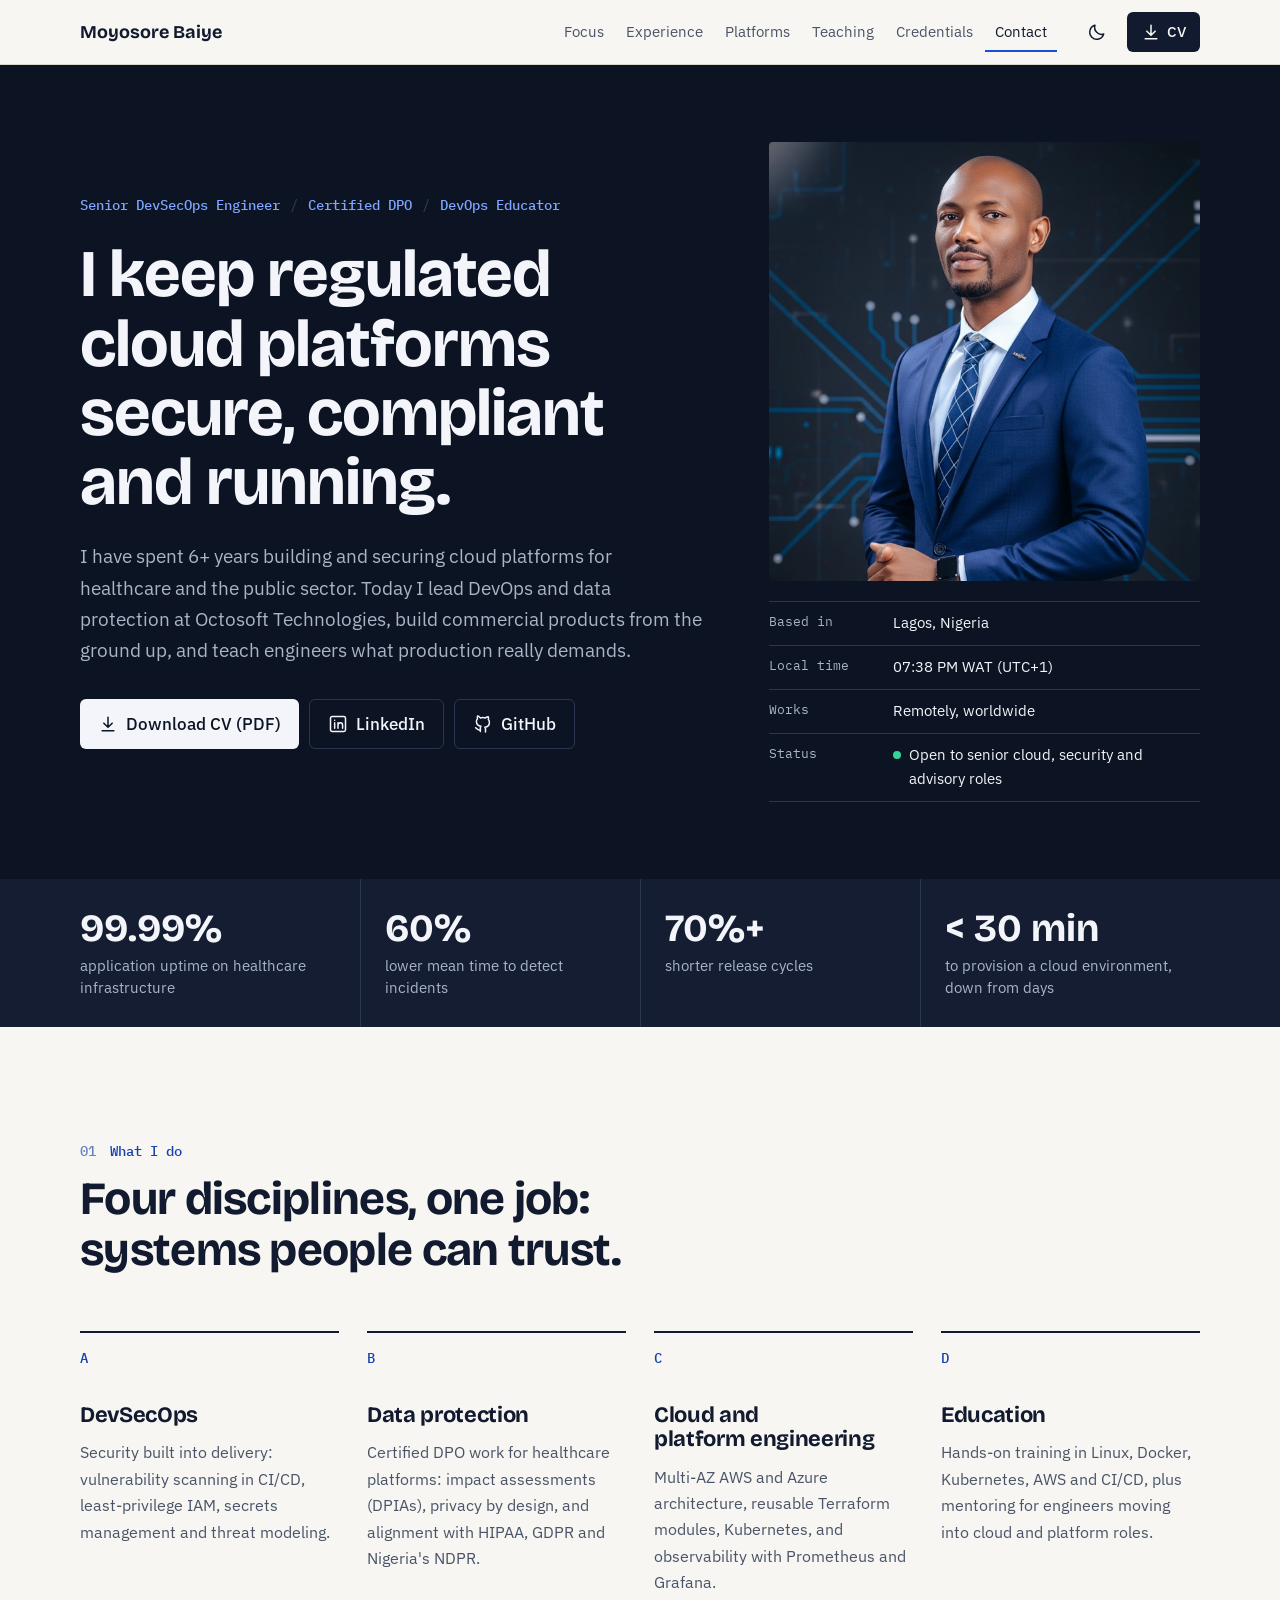
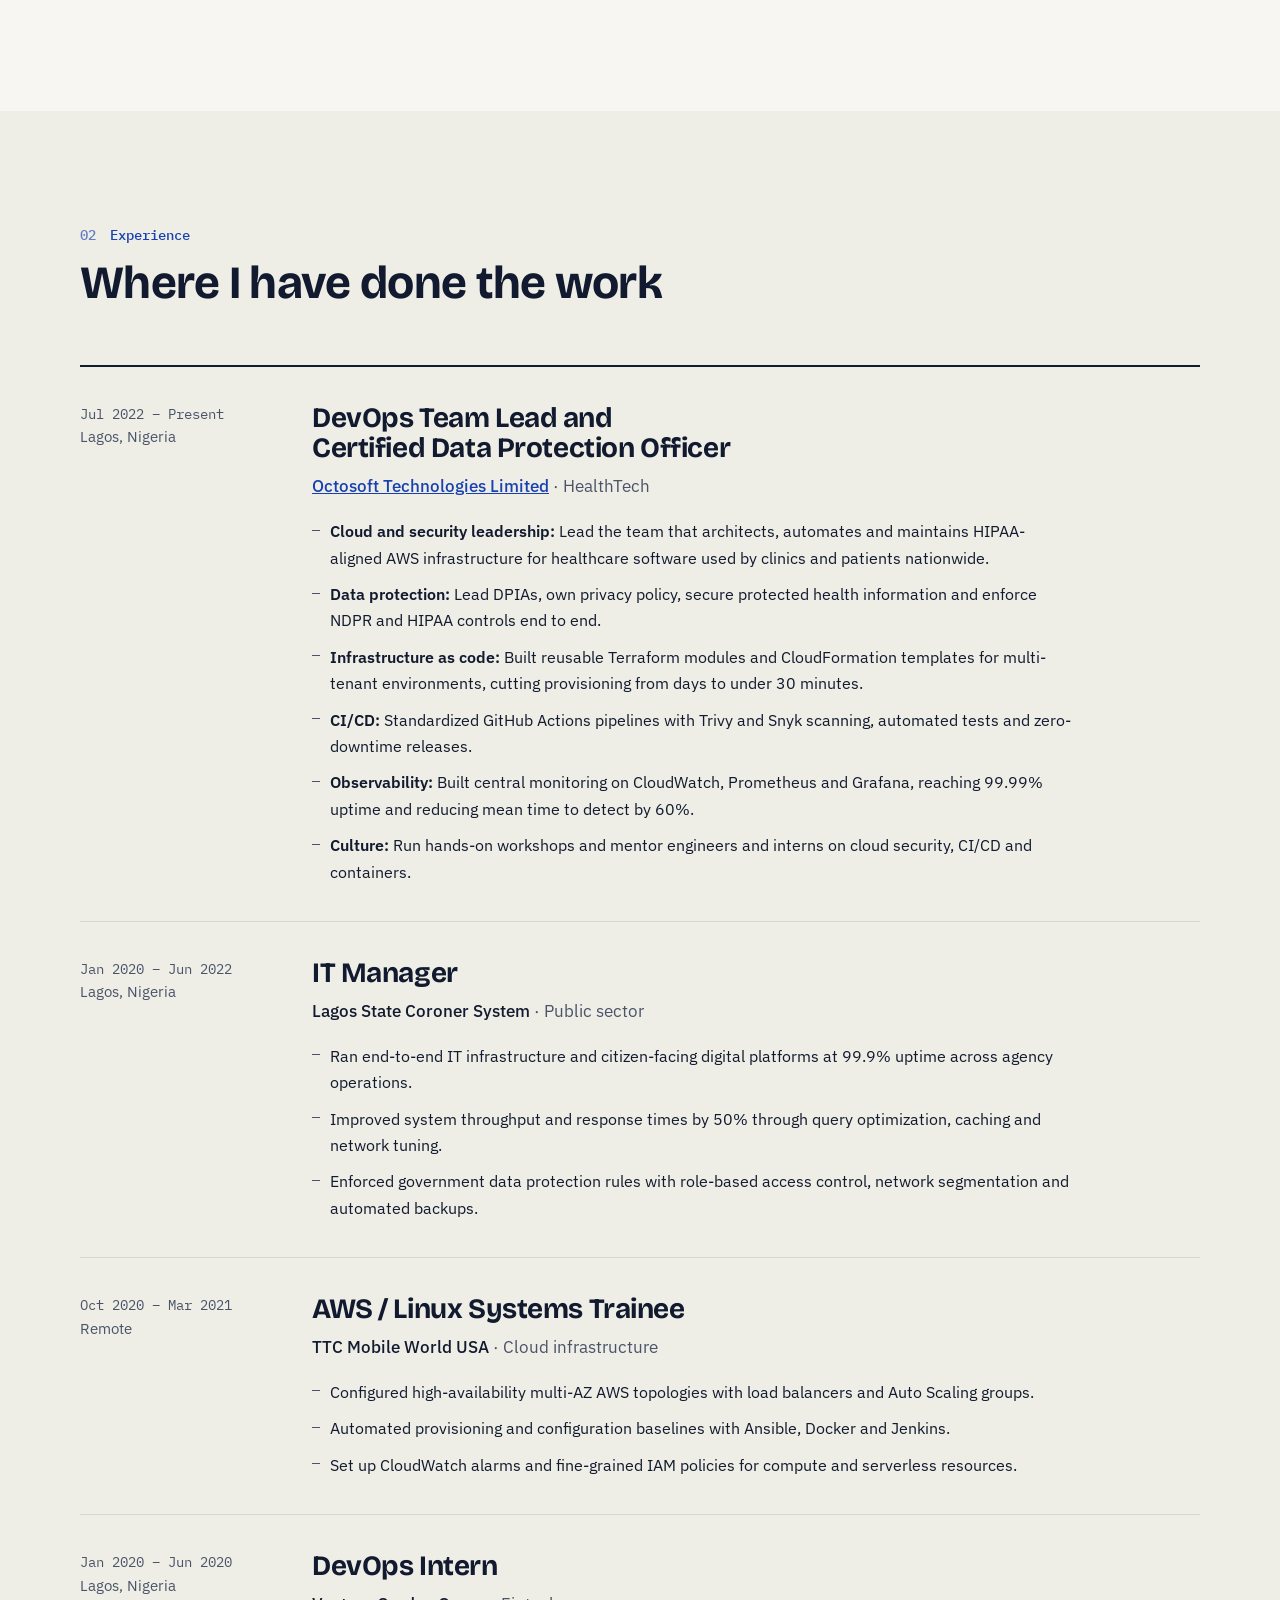
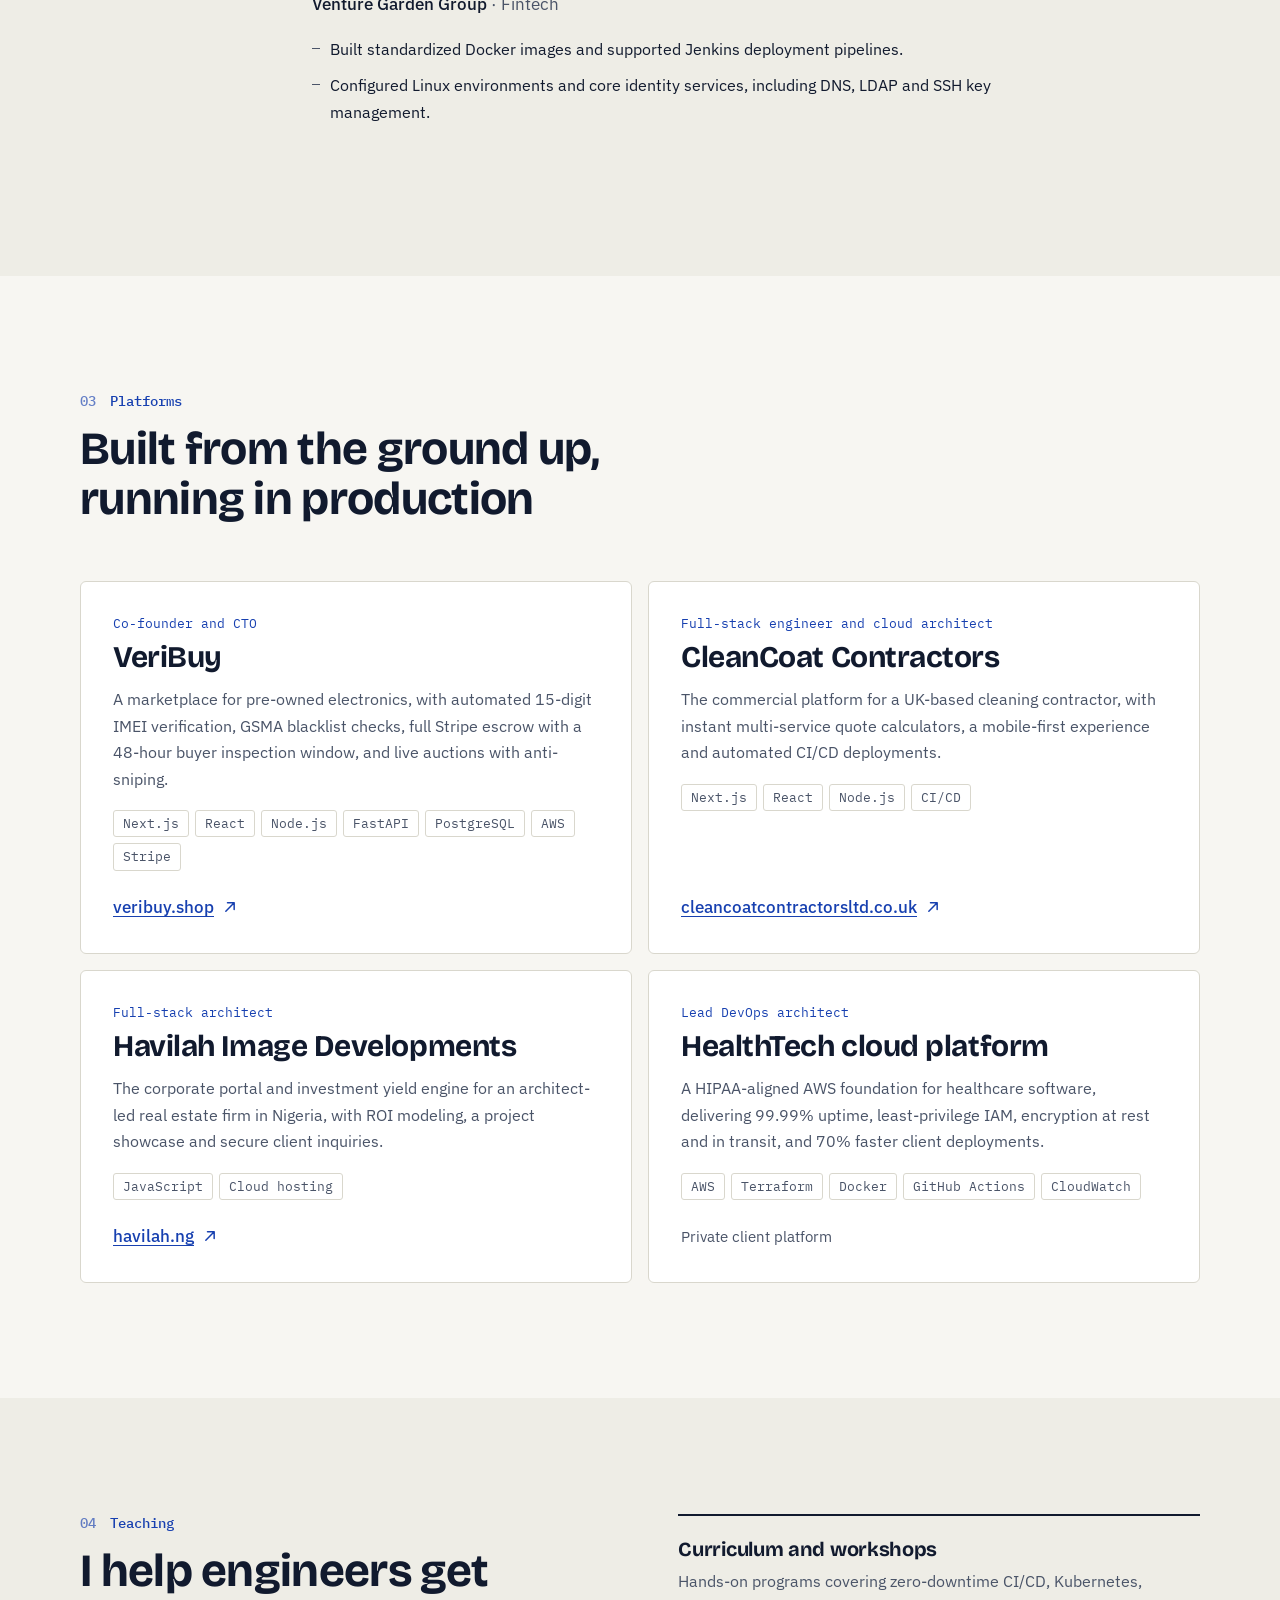
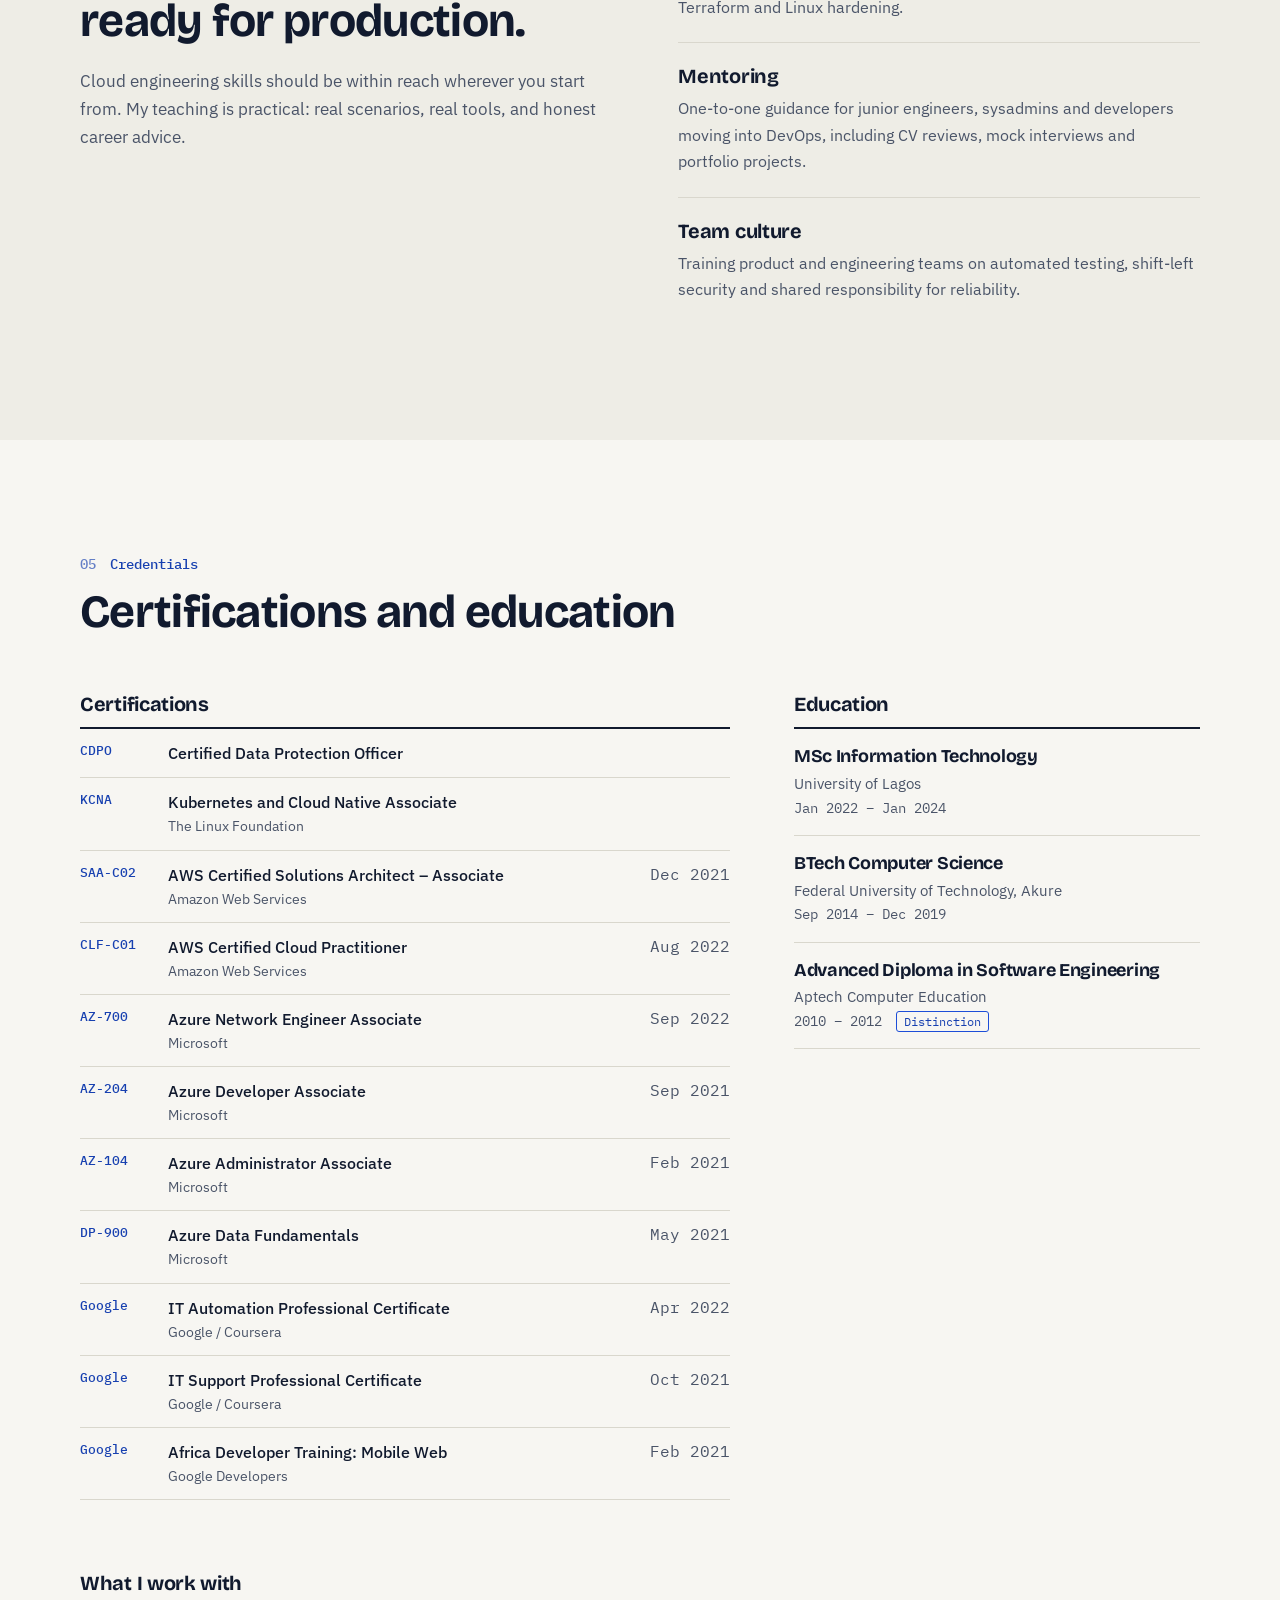
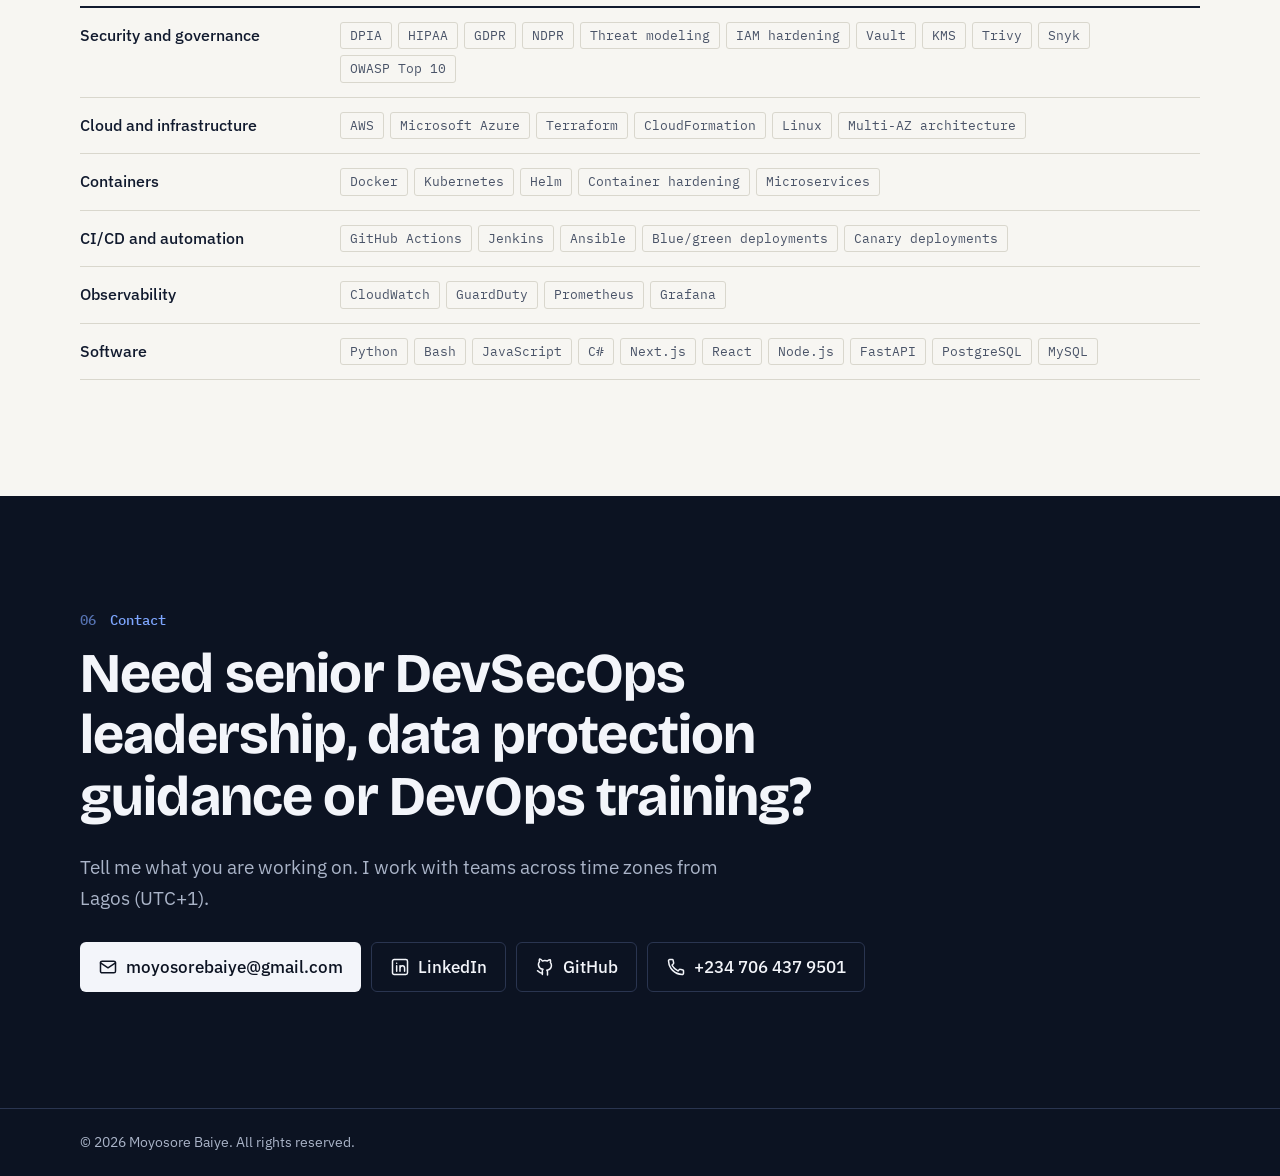
<file: index.html>
<!DOCTYPE html>
<!-- Generated by _src/build.py. Edit _src/content.json, not this file. -->
<html lang="en">
<head>
  <meta charset="UTF-8">
  <meta name="viewport" content="width=device-width, initial-scale=1">
  <title>Moyosore Baiye | Senior DevSecOps Engineer, Certified DPO and DevOps Educator</title>
  <meta name="description" content="Moyosore Baiye is a Senior DevSecOps Engineer, Certified Data Protection Officer and DevOps educator based in Lagos, Nigeria, working remotely worldwide on AWS, Kubernetes, Terraform and HIPAA, GDPR and NDPR compliance.">
  <link rel="canonical" href="https://mbaiye.github.io/moyosore.baiye/">
  <meta property="og:type" content="profile">
  <meta property="og:title" content="Moyosore Baiye | Senior DevSecOps Engineer, Certified DPO and DevOps Educator">
  <meta property="og:description" content="Moyosore Baiye is a Senior DevSecOps Engineer, Certified Data Protection Officer and DevOps educator based in Lagos, Nigeria, working remotely worldwide on AWS, Kubernetes, Terraform and HIPAA, GDPR and NDPR compliance.">
  <meta property="og:url" content="https://mbaiye.github.io/moyosore.baiye/">
  <meta property="og:image" content="https://mbaiye.github.io/moyosore.baiye/assets/images/moyosore-baiye.jpg">
  <meta name="twitter:card" content="summary">
  <meta name="color-scheme" content="light dark">
  <link rel="icon" href="favicon.ico" sizes="any">
  <link rel="icon" type="image/png" sizes="32x32" href="assets/images/favicon-32x32.png">
  <link rel="apple-touch-icon" href="assets/images/android-chrome-192x192.png">
  <link rel="preconnect" href="https://fonts.googleapis.com">
  <link rel="preconnect" href="https://fonts.gstatic.com" crossorigin>
  <link href="https://fonts.googleapis.com/css2?family=Bricolage+Grotesque:opsz,wght@12..96,500;12..96,700&family=IBM+Plex+Mono:wght@400;500&family=IBM+Plex+Sans:wght@400;500;600&display=swap" rel="stylesheet">
  <link rel="stylesheet" href="assets/css/style.css">
  <script>try{var s=localStorage.getItem('theme');if(s)document.documentElement.dataset.theme=s}catch(e){}</script>
  <script type="application/ld+json">{"@context": "https://schema.org", "@type": "Person", "name": "Moyosore Baiye", "url": "https://mbaiye.github.io/moyosore.baiye/", "image": "https://mbaiye.github.io/moyosore.baiye/assets/images/moyosore-baiye.jpg", "email": "mailto:moyosorebaiye@gmail.com", "jobTitle": "Senior DevSecOps Engineer", "description": "Moyosore Baiye is a Senior DevSecOps Engineer, Certified Data Protection Officer and DevOps educator based in Lagos, Nigeria, working remotely worldwide on AWS, Kubernetes, Terraform and HIPAA, GDPR and NDPR compliance.", "worksFor": {"@type": "Organization", "name": "Octosoft Technologies Limited", "url": "https://www.octosoft.ai"}, "alumniOf": [{"@type": "CollegeOrUniversity", "name": "University of Lagos"}, {"@type": "CollegeOrUniversity", "name": "Federal University of Technology, Akure"}], "address": {"@type": "PostalAddress", "addressLocality": "Lagos", "addressCountry": "NG"}, "sameAs": ["https://www.linkedin.com/in/moyobaiye", "https://github.com/mbaiye"]}</script>
</head>
<body>
  <a class="skip" href="#main">Skip to content</a>
  <header class="topbar">
    <div class="wrap topbar-inner">
      <a class="brand" href="#top">Moyosore Baiye</a>
      <nav class="nav" id="nav" aria-label="Menu"><ul><li><a href="#focus">Focus</a></li><li><a href="#experience">Experience</a></li><li><a href="#platforms">Platforms</a></li><li><a href="#teaching">Teaching</a></li><li><a href="#credentials">Credentials</a></li><li><a href="#contact">Contact</a></li></ul></nav>
      <div class="tools">
        <button class="icon-btn" type="button" data-theme-toggle aria-label="Switch between light and dark theme" title="Switch between light and dark theme"><svg class="icon" viewBox="0 0 24 24" width="20" height="20" fill="none" stroke="currentColor" stroke-width="1.8" stroke-linecap="round" stroke-linejoin="round" aria-hidden="true"><path d="M20 14.500A8.500 8.500 0 0 1 9.500 4 8.500 8.500 0 1 0 20 14.500z"/></svg></button>
        <a class="btn-cv" href="assets/Moyosore_Baiye_DevSecOps_DPO_CV.pdf" download aria-label="Download CV (PDF)"><svg class="icon" viewBox="0 0 24 24" width="20" height="20" fill="none" stroke="currentColor" stroke-width="1.8" stroke-linecap="round" stroke-linejoin="round" aria-hidden="true"><path d="M12 4v11M7 11l5 5 5-5M5 20h14"/></svg><span>CV</span></a>
        <button class="icon-btn menu-btn" type="button" data-menu-toggle aria-expanded="false" aria-controls="nav" aria-label="Menu"><svg class="icon" viewBox="0 0 24 24" width="20" height="20" fill="none" stroke="currentColor" stroke-width="1.8" stroke-linecap="round" stroke-linejoin="round" aria-hidden="true"><path d="M4 7h16M4 12h16M4 17h16"/></svg></button>
      </div>
    </div>
  </header>
  <main id="main">
    <section class="hero" id="top">
      <div class="wrap hero-grid">
        <div class="hero-copy">
          <ul class="roles"><li>Senior DevSecOps Engineer</li><li>Certified DPO</li><li>DevOps Educator</li></ul>
          <h1>I keep regulated cloud platforms secure, compliant and running.</h1>
          <p class="lead">I have spent 6+ years building and securing cloud platforms for healthcare and the public sector. Today I lead DevOps and data protection at Octosoft Technologies, build commercial products from the ground up, and teach engineers what production really demands.</p>
          <div class="actions">
            <a class="btn btn-primary" href="assets/Moyosore_Baiye_DevSecOps_DPO_CV.pdf" download><svg class="icon" viewBox="0 0 24 24" width="20" height="20" fill="none" stroke="currentColor" stroke-width="1.8" stroke-linecap="round" stroke-linejoin="round" aria-hidden="true"><path d="M12 4v11M7 11l5 5 5-5M5 20h14"/></svg><span>Download CV (PDF)</span></a>
            <a class="btn btn-ghost" href="https://www.linkedin.com/in/moyobaiye" rel="noopener"><svg class="icon" viewBox="0 0 24 24" width="20" height="20" fill="none" stroke="currentColor" stroke-width="1.8" stroke-linecap="round" stroke-linejoin="round" aria-hidden="true"><rect x="3" y="3" width="18" height="18" rx="2"/><path d="M8 10.500V17M8 7.500v.01M12 17v-6.500M12 13.500c0-1.700 1.300-3 3-3s2.500 1.200 2.500 3V17"/></svg><span>LinkedIn</span></a>
            <a class="btn btn-ghost" href="https://github.com/mbaiye" rel="noopener"><svg class="icon" viewBox="0 0 24 24" width="20" height="20" fill="none" stroke="currentColor" stroke-width="1.8" stroke-linecap="round" stroke-linejoin="round" aria-hidden="true"><path d="M9 19c-4 1.300-4-2-6-2.500m12 5v-3.400a3 3 0 0 0-.8-2.300c2.700-.3 5.500-1.300 5.500-6a4.700 4.700 0 0 0-1.300-3.200 4.300 4.300 0 0 0-.1-3.200s-1-.3-3.400 1.300a11.500 11.500 0 0 0-6 0C6.500 2.100 5.500 2.400 5.500 2.400a4.300 4.300 0 0 0-.1 3.200 4.700 4.700 0 0 0-1.300 3.200c0 4.700 2.800 5.700 5.500 6a3 3 0 0 0-.8 2.300V21"/></svg><span>GitHub</span></a>
          </div>
        </div>
        <div class="hero-side">
          <figure class="portrait"><img src="assets/images/moyosore-baiye.jpg" alt="Moyosore Baiye" width="700" height="900" fetchpriority="high"></figure>
          <dl class="facts">
            <div><dt>Based in</dt><dd>Lagos, Nigeria</dd></div>
            <div><dt>Local time</dt><dd><span data-local-time></span>WAT (UTC+1)</dd></div>
            <div><dt>Works</dt><dd>Remotely, worldwide</dd></div>
            <div><dt>Status</dt><dd class="status"><i aria-hidden="true"></i>Open to senior cloud, security and advisory roles</dd></div>
          </dl>
        </div>
      </div>
    </section>
    <section class="metrics" aria-label="Experience"><ul class="wrap"><li><strong>99.99%</strong><span>application uptime on healthcare infrastructure</span></li><li><strong>60%</strong><span>lower mean time to detect incidents</span></li><li><strong>70%+</strong><span>shorter release cycles</span></li><li><strong>&lt; 30 min</strong><span>to provision a cloud environment, down from days</span></li></ul></section>
    <section class="section" id="focus"><div class="wrap">
      <header class="section-head"><p class="kicker"><span>01</span> What I do</p><h2>Four disciplines, one job: systems people can trust.</h2></header>
      <ul class="focus-grid"><li><span class="num">A</span><h3>DevSecOps</h3><p>Security built into delivery: vulnerability scanning in CI/CD, least-privilege IAM, secrets management and threat modeling.</p></li><li><span class="num">B</span><h3>Data protection</h3><p>Certified DPO work for healthcare platforms: impact assessments (DPIAs), privacy by design, and alignment with HIPAA, GDPR and Nigeria&#x27;s NDPR.</p></li><li><span class="num">C</span><h3>Cloud and platform engineering</h3><p>Multi-AZ AWS and Azure architecture, reusable Terraform modules, Kubernetes, and observability with Prometheus and Grafana.</p></li><li><span class="num">D</span><h3>Education</h3><p>Hands-on training in Linux, Docker, Kubernetes, AWS and CI/CD, plus mentoring for engineers moving into cloud and platform roles.</p></li></ul>
    </div></section>
    <section class="section section-alt" id="experience"><div class="wrap">
      <header class="section-head"><p class="kicker"><span>02</span> Experience</p><h2>Where I have done the work</h2></header>
      <ol class="jobs"><li class="job">
          <div class="job-meta"><p class="when">Jul 2022 – Present</p><p>Lagos, Nigeria</p></div>
          <div class="job-body">
            <h3>DevOps Team Lead and Certified Data Protection Officer</h3>
            <p class="org"><a href="https://www.octosoft.ai" rel="noopener">Octosoft Technologies Limited</a> <span>· HealthTech</span></p>
            <ul><li><strong>Cloud and security leadership:</strong> Lead the team that architects, automates and maintains HIPAA-aligned AWS infrastructure for healthcare software used by clinics and patients nationwide.</li><li><strong>Data protection:</strong> Lead DPIAs, own privacy policy, secure protected health information and enforce NDPR and HIPAA controls end to end.</li><li><strong>Infrastructure as code:</strong> Built reusable Terraform modules and CloudFormation templates for multi-tenant environments, cutting provisioning from days to under 30 minutes.</li><li><strong>CI/CD:</strong> Standardized GitHub Actions pipelines with Trivy and Snyk scanning, automated tests and zero-downtime releases.</li><li><strong>Observability:</strong> Built central monitoring on CloudWatch, Prometheus and Grafana, reaching 99.99% uptime and reducing mean time to detect by 60%.</li><li><strong>Culture:</strong> Run hands-on workshops and mentor engineers and interns on cloud security, CI/CD and containers.</li></ul>
          </div>
        </li><li class="job">
          <div class="job-meta"><p class="when">Jan 2020 – Jun 2022</p><p>Lagos, Nigeria</p></div>
          <div class="job-body">
            <h3>IT Manager</h3>
            <p class="org">Lagos State Coroner System <span>· Public sector</span></p>
            <ul><li>Ran end-to-end IT infrastructure and citizen-facing digital platforms at 99.9% uptime across agency operations.</li><li>Improved system throughput and response times by 50% through query optimization, caching and network tuning.</li><li>Enforced government data protection rules with role-based access control, network segmentation and automated backups.</li></ul>
          </div>
        </li><li class="job">
          <div class="job-meta"><p class="when">Oct 2020 – Mar 2021</p><p>Remote</p></div>
          <div class="job-body">
            <h3>AWS / Linux Systems Trainee</h3>
            <p class="org">TTC Mobile World USA <span>· Cloud infrastructure</span></p>
            <ul><li>Configured high-availability multi-AZ AWS topologies with load balancers and Auto Scaling groups.</li><li>Automated provisioning and configuration baselines with Ansible, Docker and Jenkins.</li><li>Set up CloudWatch alarms and fine-grained IAM policies for compute and serverless resources.</li></ul>
          </div>
        </li><li class="job">
          <div class="job-meta"><p class="when">Jan 2020 – Jun 2020</p><p>Lagos, Nigeria</p></div>
          <div class="job-body">
            <h3>DevOps Intern</h3>
            <p class="org">Venture Garden Group <span>· Fintech</span></p>
            <ul><li>Built standardized Docker images and supported Jenkins deployment pipelines.</li><li>Configured Linux environments and core identity services, including DNS, LDAP and SSH key management.</li></ul>
          </div>
        </li></ol>
    </div></section>
    <section class="section" id="platforms"><div class="wrap">
      <header class="section-head"><p class="kicker"><span>03</span> Platforms</p><h2>Built from the ground up, running in production</h2></header>
      <ul class="platform-grid"><li class="platform">
          <p class="platform-role">Co-founder and CTO</p>
          <h3>VeriBuy</h3>
          <p>A marketplace for pre-owned electronics, with automated 15-digit IMEI verification, GSMA blacklist checks, full Stripe escrow with a 48-hour buyer inspection window, and live auctions with anti-sniping.</p>
          <ul class="chips"><li>Next.js</li><li>React</li><li>Node.js</li><li>FastAPI</li><li>PostgreSQL</li><li>AWS</li><li>Stripe</li></ul>
          <a class="site-link" href="https://www.veribuy.shop/" rel="noopener" aria-label="Visit site: VeriBuy"><span>veribuy.shop</span><svg class="icon" viewBox="0 0 24 24" width="20" height="20" fill="none" stroke="currentColor" stroke-width="1.8" stroke-linecap="round" stroke-linejoin="round" aria-hidden="true"><path d="M7 17 17 7M9 7h8v8"/></svg></a>
        </li><li class="platform">
          <p class="platform-role">Full-stack engineer and cloud architect</p>
          <h3>CleanCoat Contractors</h3>
          <p>The commercial platform for a UK-based cleaning contractor, with instant multi-service quote calculators, a mobile-first experience and automated CI/CD deployments.</p>
          <ul class="chips"><li>Next.js</li><li>React</li><li>Node.js</li><li>CI/CD</li></ul>
          <a class="site-link" href="https://cleancoatcontractorsltd.co.uk/" rel="noopener" aria-label="Visit site: CleanCoat Contractors"><span>cleancoatcontractorsltd.co.uk</span><svg class="icon" viewBox="0 0 24 24" width="20" height="20" fill="none" stroke="currentColor" stroke-width="1.8" stroke-linecap="round" stroke-linejoin="round" aria-hidden="true"><path d="M7 17 17 7M9 7h8v8"/></svg></a>
        </li><li class="platform">
          <p class="platform-role">Full-stack architect</p>
          <h3>Havilah Image Developments</h3>
          <p>The corporate portal and investment yield engine for an architect-led real estate firm in Nigeria, with ROI modeling, a project showcase and secure client inquiries.</p>
          <ul class="chips"><li>JavaScript</li><li>Cloud hosting</li></ul>
          <a class="site-link" href="https://havilah.ng/" rel="noopener" aria-label="Visit site: Havilah Image Developments"><span>havilah.ng</span><svg class="icon" viewBox="0 0 24 24" width="20" height="20" fill="none" stroke="currentColor" stroke-width="1.8" stroke-linecap="round" stroke-linejoin="round" aria-hidden="true"><path d="M7 17 17 7M9 7h8v8"/></svg></a>
        </li><li class="platform">
          <p class="platform-role">Lead DevOps architect</p>
          <h3>HealthTech cloud platform</h3>
          <p>A HIPAA-aligned AWS foundation for healthcare software, delivering 99.99% uptime, least-privilege IAM, encryption at rest and in transit, and 70% faster client deployments.</p>
          <ul class="chips"><li>AWS</li><li>Terraform</li><li>Docker</li><li>GitHub Actions</li><li>CloudWatch</li></ul>
          <span class="site-link muted">Private client platform</span>
        </li></ul>
    </div></section>
    <section class="section section-alt" id="teaching"><div class="wrap teaching">
      <div>
        <header class="section-head"><p class="kicker"><span>04</span> Teaching</p><h2>I help engineers get ready for production.</h2></header>
        <p class="section-lead">Cloud engineering skills should be within reach wherever you start from. My teaching is practical: real scenarios, real tools, and honest career advice.</p>
      </div>
      <ul class="teaching-list"><li><h3>Curriculum and workshops</h3><p>Hands-on programs covering zero-downtime CI/CD, Kubernetes, Terraform and Linux hardening.</p></li><li><h3>Mentoring</h3><p>One-to-one guidance for junior engineers, sysadmins and developers moving into DevOps, including CV reviews, mock interviews and portfolio projects.</p></li><li><h3>Team culture</h3><p>Training product and engineering teams on automated testing, shift-left security and shared responsibility for reliability.</p></li></ul>
    </div></section>
    <section class="section" id="credentials"><div class="wrap">
      <header class="section-head"><p class="kicker"><span>05</span> Credentials</p><h2>Certifications and education</h2></header>
      <div class="cred-grid">
        <div>
          <h3 class="sub">Certifications</h3>
          <table class="certs"><tbody><tr><td class="code">CDPO</td><td><b>Certified Data Protection Officer</b></td><td class="when"></td></tr><tr><td class="code">KCNA</td><td><b>Kubernetes and Cloud Native Associate</b><small>The Linux Foundation</small></td><td class="when"></td></tr><tr><td class="code">SAA-C02</td><td><b>AWS Certified Solutions Architect – Associate</b><small>Amazon Web Services</small></td><td class="when">Dec 2021</td></tr><tr><td class="code">CLF-C01</td><td><b>AWS Certified Cloud Practitioner</b><small>Amazon Web Services</small></td><td class="when">Aug 2022</td></tr><tr><td class="code">AZ-700</td><td><b>Azure Network Engineer Associate</b><small>Microsoft</small></td><td class="when">Sep 2022</td></tr><tr><td class="code">AZ-204</td><td><b>Azure Developer Associate</b><small>Microsoft</small></td><td class="when">Sep 2021</td></tr><tr><td class="code">AZ-104</td><td><b>Azure Administrator Associate</b><small>Microsoft</small></td><td class="when">Feb 2021</td></tr><tr><td class="code">DP-900</td><td><b>Azure Data Fundamentals</b><small>Microsoft</small></td><td class="when">May 2021</td></tr><tr><td class="code">Google</td><td><b>IT Automation Professional Certificate</b><small>Google / Coursera</small></td><td class="when">Apr 2022</td></tr><tr><td class="code">Google</td><td><b>IT Support Professional Certificate</b><small>Google / Coursera</small></td><td class="when">Oct 2021</td></tr><tr><td class="code">Google</td><td><b>Africa Developer Training: Mobile Web</b><small>Google Developers</small></td><td class="when">Feb 2021</td></tr></tbody></table>
        </div>
        <div>
          <h3 class="sub">Education</h3>
          <ul class="edu"><li><h4>MSc Information Technology</h4><p>University of Lagos</p><p class="when">Jan 2022 – Jan 2024</p></li><li><h4>BTech Computer Science</h4><p>Federal University of Technology, Akure</p><p class="when">Sep 2014 – Dec 2019</p></li><li><h4>Advanced Diploma in Software Engineering</h4><p>Aptech Computer Education</p><p class="when">2010 – 2012 <span class="badge">Distinction</span></p></li></ul>
        </div>
      </div>
      <h3 class="sub skills-title">What I work with</h3>
      <dl class="skills"><div><dt>Security and governance</dt><dd><ul class="chips"><li>DPIA</li><li>HIPAA</li><li>GDPR</li><li>NDPR</li><li>Threat modeling</li><li>IAM hardening</li><li>Vault</li><li>KMS</li><li>Trivy</li><li>Snyk</li><li>OWASP Top 10</li></ul></dd></div><div><dt>Cloud and infrastructure</dt><dd><ul class="chips"><li>AWS</li><li>Microsoft Azure</li><li>Terraform</li><li>CloudFormation</li><li>Linux</li><li>Multi-AZ architecture</li></ul></dd></div><div><dt>Containers</dt><dd><ul class="chips"><li>Docker</li><li>Kubernetes</li><li>Helm</li><li>Container hardening</li><li>Microservices</li></ul></dd></div><div><dt>CI/CD and automation</dt><dd><ul class="chips"><li>GitHub Actions</li><li>Jenkins</li><li>Ansible</li><li>Blue/green deployments</li><li>Canary deployments</li></ul></dd></div><div><dt>Observability</dt><dd><ul class="chips"><li>CloudWatch</li><li>GuardDuty</li><li>Prometheus</li><li>Grafana</li></ul></dd></div><div><dt>Software</dt><dd><ul class="chips"><li>Python</li><li>Bash</li><li>JavaScript</li><li>C#</li><li>Next.js</li><li>React</li><li>Node.js</li><li>FastAPI</li><li>PostgreSQL</li><li>MySQL</li></ul></dd></div></dl>
    </div></section>
    <section class="contact" id="contact"><div class="wrap">
      <p class="kicker"><span>06</span> Contact</p>
      <h2>Need senior DevSecOps leadership, data protection guidance or DevOps training?</h2>
      <p class="lead">Tell me what you are working on. I work with teams across time zones from Lagos (UTC+1).</p>
      <div class="actions">
        <a class="btn btn-primary" href="mailto:moyosorebaiye@gmail.com"><svg class="icon" viewBox="0 0 24 24" width="20" height="20" fill="none" stroke="currentColor" stroke-width="1.8" stroke-linecap="round" stroke-linejoin="round" aria-hidden="true"><rect x="3" y="5" width="18" height="14" rx="2"/><path d="m3 7 9 6 9-6"/></svg><span>moyosorebaiye@gmail.com</span></a>
        <a class="btn btn-ghost" href="https://www.linkedin.com/in/moyobaiye" rel="noopener"><svg class="icon" viewBox="0 0 24 24" width="20" height="20" fill="none" stroke="currentColor" stroke-width="1.8" stroke-linecap="round" stroke-linejoin="round" aria-hidden="true"><rect x="3" y="3" width="18" height="18" rx="2"/><path d="M8 10.500V17M8 7.500v.01M12 17v-6.500M12 13.500c0-1.700 1.300-3 3-3s2.500 1.200 2.500 3V17"/></svg><span>LinkedIn</span></a>
        <a class="btn btn-ghost" href="https://github.com/mbaiye" rel="noopener"><svg class="icon" viewBox="0 0 24 24" width="20" height="20" fill="none" stroke="currentColor" stroke-width="1.8" stroke-linecap="round" stroke-linejoin="round" aria-hidden="true"><path d="M9 19c-4 1.300-4-2-6-2.500m12 5v-3.400a3 3 0 0 0-.8-2.300c2.700-.3 5.500-1.300 5.500-6a4.700 4.700 0 0 0-1.300-3.200 4.300 4.300 0 0 0-.1-3.200s-1-.3-3.400 1.300a11.500 11.500 0 0 0-6 0C6.500 2.100 5.500 2.400 5.500 2.400a4.300 4.300 0 0 0-.1 3.200 4.700 4.700 0 0 0-1.300 3.200c0 4.700 2.800 5.700 5.500 6a3 3 0 0 0-.8 2.300V21"/></svg><span>GitHub</span></a>
        <a class="btn btn-ghost" href="tel:+2347064379501"><svg class="icon" viewBox="0 0 24 24" width="20" height="20" fill="none" stroke="currentColor" stroke-width="1.8" stroke-linecap="round" stroke-linejoin="round" aria-hidden="true"><path d="M21 16.500v3a1.500 1.500 0 0 1-1.600 1.500A17 17 0 0 1 3 4.600 1.500 1.500 0 0 1 4.500 3h3a1 1 0 0 1 1 .8l.7 3.200a1 1 0 0 1-.3 1L7.300 9.600a14 14 0 0 0 7.100 7.100l1.600-1.600a1 1 0 0 1 1-.3l3.200.7a1 1 0 0 1 .8 1z"/></svg><span>+234 706 437 9501</span></a>
      </div>
    </div></section>
  </main>
  <footer class="footer"><div class="wrap">
    <p>© <span data-year>2026</span> Moyosore Baiye. All rights reserved.</p>
  </div></footer>
  <script src="assets/js/script.js" defer></script>
</body>
</html>
</file>
<file: assets/css/style.css>
/* Tokens ------------------------------------------------------------------ */
:root {
  --paper: #f7f6f2;
  --paper-alt: #eeede6;
  --surface: #ffffff;
  --ink: #111a2e;
  --ink-soft: #4a5468;
  --rule: #d9d7cd;
  --accent: #1d4ed8;
  --accent-ink: #1740b0;

  /* The hero and contact bands stay dark in both themes, to sit with the portrait. */
  --night: #0c1322;
  --night-alt: #141d31;
  --night-ink: #f3f5fa;
  --night-soft: #aab4c8;
  --night-rule: #2a3550;
  --night-accent: #7ea6ff;
  --ok: #34d399;

  --font-display: "Bricolage Grotesque", "Segoe UI", system-ui, sans-serif;
  --font-body: "IBM Plex Sans", "Segoe UI", system-ui, sans-serif;
  --font-mono: "IBM Plex Mono", ui-monospace, Menlo, monospace;
  --gutter: clamp(16px, 4vw, 40px);
  --section: clamp(64px, 9vw, 120px);
  color-scheme: light;
}

@media (prefers-color-scheme: dark) {
  :root:not([data-theme="light"]) {
    --paper: #0f1626;
    --paper-alt: #141c2f;
    --surface: #18223a;
    --ink: #eef1f8;
    --ink-soft: #a7b1c6;
    --rule: #2b3650;
    --accent: #8fb1ff;
    --accent-ink: #a9c4ff;
    color-scheme: dark;
  }
}

:root[data-theme="dark"] {
  --paper: #0f1626;
  --paper-alt: #141c2f;
  --surface: #18223a;
  --ink: #eef1f8;
  --ink-soft: #a7b1c6;
  --rule: #2b3650;
  --accent: #8fb1ff;
  --accent-ink: #a9c4ff;
  color-scheme: dark;
}

/* Base --------------------------------------------------------------------- */
*, *::before, *::after { box-sizing: border-box; }

html { scroll-behavior: smooth; scroll-padding-top: 88px; -webkit-text-size-adjust: 100%; }

body {
  margin: 0;
  background: var(--paper);
  color: var(--ink);
  font: 400 1.0625rem/1.65 var(--font-body);
  -webkit-font-smoothing: antialiased;
  overflow-wrap: break-word;
}

h1, h2, h3, h4 { margin: 0; font-family: var(--font-display); font-weight: 700; line-height: 1.1; letter-spacing: -0.015em; text-wrap: balance; hyphens: auto; }
p { margin: 0; }
ul, ol, dl, dd { margin: 0; padding: 0; list-style: none; }
img { display: block; max-width: 100%; height: auto; }
a { color: inherit; }
.icon { flex: none; }

:focus-visible { outline: 2px solid var(--accent); outline-offset: 3px; border-radius: 2px; }
.hero :focus-visible, .contact :focus-visible { outline-color: var(--night-accent); }

.wrap { width: 100%; max-width: 1200px; margin-inline: auto; padding-inline: var(--gutter); }

.skip { position: absolute; left: 16px; top: -60px; z-index: 100; padding: 8px 14px; background: var(--ink); color: var(--paper); border-radius: 4px; }
.skip:focus { top: 12px; }

/* Top bar ------------------------------------------------------------------ */
.topbar { position: sticky; top: 0; z-index: 50; background: var(--paper); border-bottom: 1px solid var(--rule); }
.topbar-inner { display: flex; align-items: center; gap: 20px; min-height: 64px; }
.brand { font: 700 1.125rem/1 var(--font-display); text-decoration: none; white-space: nowrap; hyphens: none; }

.nav { margin-inline-start: auto; }
.nav ul { display: flex; gap: 2px; }
.nav a { display: block; padding: 8px 10px; font-size: 0.9375rem; color: var(--ink-soft); text-decoration: none; border-radius: 4px; white-space: nowrap; }
.nav a:hover { color: var(--ink); }
.nav a[aria-current] { color: var(--ink); box-shadow: inset 0 -2px 0 var(--accent); border-radius: 0; }

.tools { display: flex; align-items: center; gap: 6px; }
.icon-btn {
  display: inline-flex; align-items: center; justify-content: center; gap: 6px;
  min-width: 40px; height: 40px; padding: 0 8px;
  background: none; border: 1px solid transparent; border-radius: 6px; color: var(--ink); cursor: pointer;
}
.icon-btn:hover { border-color: var(--rule); }
.menu-btn { display: none; }

.btn-cv { display: inline-flex; align-items: center; gap: 6px; height: 40px; padding: 0 14px; margin-inline-start: 4px; border-radius: 6px; background: var(--ink); color: var(--paper); font-size: 0.9375rem; font-weight: 500; text-decoration: none; }
.btn-cv:hover { background: var(--accent); }

/* Buttons ------------------------------------------------------------------ */
.actions { display: flex; flex-wrap: wrap; gap: 10px; }
.btn { display: inline-flex; align-items: center; gap: 8px; min-height: 46px; padding: 10px 18px; border-radius: 6px; font-weight: 500; text-decoration: none; transition: background-color 0.15s, border-color 0.15s; }
.btn-primary { background: var(--night-ink); color: var(--night); }
.btn-primary:hover { background: var(--night-accent); }
.btn-ghost { border: 1px solid var(--night-rule); color: var(--night-ink); }
.btn-ghost:hover { border-color: var(--night-soft); background: var(--night-alt); }

/* Hero --------------------------------------------------------------------- */
.hero { background: var(--night); color: var(--night-ink); overflow: hidden; }
.hero-grid { display: grid; grid-template-columns: minmax(0, 1.45fr) minmax(0, 1fr); gap: clamp(32px, 5vw, 72px); padding-block: clamp(48px, 6vw, 88px); align-items: center; }
.roles { display: flex; flex-wrap: wrap; gap: 4px 0; margin-bottom: 24px; font: 500 0.875rem/1.5 var(--font-mono); color: var(--night-accent); }
.roles li:not(:last-child)::after { content: "/"; margin-inline: 10px; color: var(--night-rule); }
.hero h1 { font-size: clamp(2.375rem, 5.2vw, 4.25rem); line-height: 1.04; }
.lead { max-width: 62ch; margin-block: 24px 32px; font-size: clamp(1.0625rem, 1.5vw, 1.1875rem); color: var(--night-soft); }

.portrait { margin: 0 0 20px; aspect-ratio: 1 / 1.02; overflow: hidden; border-radius: 4px; }
.portrait img { width: 100%; height: 100%; object-fit: cover; object-position: 50% 8%; }

.facts { font-size: 0.9375rem; border-top: 1px solid var(--night-rule); }
.facts > div { display: grid; grid-template-columns: 7.5em minmax(0, 1fr); gap: 12px; padding-block: 9px; border-bottom: 1px solid var(--night-rule); }
.facts dt { font: 400 0.8125rem/1.7 var(--font-mono); color: var(--night-soft); }
.facts .status { position: relative; padding-inline-start: 16px; }
.facts .status i { position: absolute; inset-inline-start: 0; top: 0.55em; width: 8px; height: 8px; border-radius: 50%; background: var(--ok); }

/* Metrics ------------------------------------------------------------------ */
.metrics { background: var(--night-alt); color: var(--night-ink); }
.metrics ul { display: grid; grid-template-columns: repeat(4, minmax(0, 1fr)); }
.metrics li { padding: 28px 24px 28px 0; }
.metrics li + li { padding-inline-start: 24px; border-inline-start: 1px solid var(--night-rule); }
.metrics strong { display: block; font: 700 clamp(1.75rem, 3vw, 2.5rem)/1.1 var(--font-display); white-space: nowrap; }
.metrics span { display: block; margin-top: 6px; font-size: 0.9375rem; line-height: 1.45; color: var(--night-soft); }

/* Sections ----------------------------------------------------------------- */
.section { padding-block: var(--section); }
.section-alt { background: var(--paper-alt); }
.section-head { max-width: 860px; margin-bottom: clamp(32px, 5vw, 56px); }
.kicker { margin-bottom: 14px; font: 500 0.875rem var(--font-mono); color: var(--accent-ink); }
.kicker span { opacity: 0.65; margin-inline-end: 6px; }
.section-head h2, .contact h2 { font-size: clamp(1.875rem, 3.6vw, 3rem); }
.section-lead { max-width: 52ch; color: var(--ink-soft); }
.sub { font-size: 1.25rem; padding-bottom: 12px; border-bottom: 2px solid var(--ink); }

/* Focus */
.focus-grid { display: grid; grid-template-columns: repeat(4, minmax(0, 1fr)); gap: 0 28px; }
.focus-grid li { padding-top: 16px; border-top: 2px solid var(--ink); }
.focus-grid .num { display: block; margin-bottom: 36px; font: 500 0.875rem var(--font-mono); color: var(--accent-ink); }
.focus-grid h3 { margin-bottom: 12px; font-size: 1.375rem; }
.focus-grid p { font-size: 1rem; color: var(--ink-soft); }

/* Experience */
.job { display: grid; grid-template-columns: 200px minmax(0, 1fr); gap: 32px; padding-block: 36px; border-top: 1px solid var(--rule); }
.job:first-child { border-top: 2px solid var(--ink); }
.job-meta { font-size: 0.9375rem; color: var(--ink-soft); }
.when { font: 400 0.875rem/1.6 var(--font-mono); color: var(--ink-soft); }
.job h3 { font-size: clamp(1.375rem, 2.2vw, 1.75rem); max-width: 34ch; }
.org { margin-block: 8px 18px; font-weight: 500; }
.org a { color: var(--accent-ink); }
.org span { font-weight: 400; color: var(--ink-soft); }
.job-body ul { display: grid; gap: 10px; max-width: 76ch; }
.job-body li { position: relative; padding-inline-start: 18px; font-size: 1rem; }
.job-body li::before { content: ""; position: absolute; inset-inline-start: 0; top: 0.72em; width: 8px; height: 1px; background: var(--ink-soft); }
.job-body strong { font-weight: 600; }

/* Platforms */
.platform-grid { display: grid; grid-template-columns: repeat(2, minmax(0, 1fr)); gap: 16px; }
.platform { display: flex; flex-direction: column; padding: clamp(22px, 3vw, 32px); background: var(--surface); border: 1px solid var(--rule); border-radius: 6px; }
.platform-role { margin-bottom: 8px; font: 400 0.8125rem/1.5 var(--font-mono); color: var(--accent-ink); }
.platform h3 { margin-bottom: 12px; font-size: clamp(1.5rem, 2.4vw, 1.875rem); }
.platform > p:not(.platform-role) { font-size: 1rem; color: var(--ink-soft); }
.chips { display: flex; flex-wrap: wrap; gap: 6px; }
.chips li { padding: 3px 9px; border: 1px solid var(--rule); border-radius: 3px; font: 400 0.8125rem/1.5 var(--font-mono); color: var(--ink-soft); }
.platform .chips { margin-block: 18px 22px; }
.site-link { display: inline-flex; align-items: center; gap: 6px; margin-top: auto; align-self: flex-start; font-weight: 500; color: var(--accent-ink); text-underline-offset: 3px; }
.site-link span { overflow-wrap: anywhere; hyphens: none; }
.site-link.muted { color: var(--ink-soft); font-weight: 400; font-size: 0.9375rem; }

/* Teaching */
.teaching { display: grid; grid-template-columns: minmax(0, 1fr) minmax(0, 1fr); gap: clamp(32px, 6vw, 80px); align-items: start; }
.teaching .section-head { margin-bottom: 20px; }
.teaching-list li { padding-block: 22px; border-top: 1px solid var(--rule); }
.teaching-list li:first-child { border-top: 2px solid var(--ink); }
.teaching-list h3 { margin-bottom: 8px; font-size: 1.25rem; }
.teaching-list p { font-size: 1rem; color: var(--ink-soft); }

/* Credentials */
.cred-grid { display: grid; grid-template-columns: minmax(0, 1.6fr) minmax(0, 1fr); gap: clamp(32px, 5vw, 64px); align-items: start; }
.certs { width: 100%; border-collapse: collapse; }
.certs td { padding: 11px 12px 11px 0; border-bottom: 1px solid var(--rule); vertical-align: top; font-size: 0.9875rem; }
.certs td:last-child { padding-inline-end: 0; text-align: end; white-space: nowrap; }
.certs .code { width: 88px; font: 500 0.8125rem/1.7 var(--font-mono); color: var(--accent-ink); }
.certs b { font-weight: 500; }
.certs small { display: block; font-size: 0.875rem; color: var(--ink-soft); }
.edu li { padding-block: 16px; border-bottom: 1px solid var(--rule); }
.edu h4 { margin-bottom: 4px; font-size: 1.125rem; line-height: 1.25; }
.edu p:not(.when) { font-size: 0.9375rem; color: var(--ink-soft); }
.badge { display: inline-block; margin-inline-start: 6px; padding: 0 7px; border: 1px solid var(--accent); border-radius: 3px; color: var(--accent-ink); font-size: 0.75rem; }

.skills-title { margin-top: clamp(48px, 6vw, 72px); }
.skills > div { display: grid; grid-template-columns: 240px minmax(0, 1fr); gap: 20px; padding-block: 14px; border-bottom: 1px solid var(--rule); }
.skills dt { font-weight: 500; font-size: 1rem; }

/* Contact ------------------------------------------------------------------ */
.contact { padding-block: var(--section); background: var(--night); color: var(--night-ink); }
.contact .kicker { color: var(--night-accent); }
.contact h2 { max-width: 22ch; font-size: clamp(2rem, 4.4vw, 3.5rem); }
.contact .lead { margin-bottom: 28px; }
.contact .btn { overflow-wrap: anywhere; }

.footer { padding-block: 22px; background: var(--night); border-top: 1px solid var(--night-rule); color: var(--night-soft); font-size: 0.875rem; }
.footer .wrap { display: flex; flex-wrap: wrap; justify-content: space-between; gap: 6px 24px; }

/* Responsive --------------------------------------------------------------- */
@media (max-width: 1120px) {
  .menu-btn { display: inline-flex; }
  .tools { margin-inline-start: auto; }
  .nav { position: absolute; inset-inline: 0; top: 100%; margin: 0; display: none; background: var(--paper); border-bottom: 1px solid var(--rule); }
  .nav.open { display: block; }
  .nav ul { flex-direction: column; padding: 8px var(--gutter) 14px; }
  .nav a { padding: 11px 4px; font-size: 1rem; }
  .nav a[aria-current] { box-shadow: none; color: var(--accent-ink); }
  .focus-grid { grid-template-columns: repeat(2, minmax(0, 1fr)); gap: 36px 28px; }
  .focus-grid .num { margin-bottom: 16px; }
}

@media (max-width: 900px) {
  .hero-grid, .teaching, .cred-grid { grid-template-columns: minmax(0, 1fr); }
  .hero-side { display: grid; grid-template-columns: minmax(0, 220px) minmax(0, 1fr); gap: 24px; align-items: start; }
  .portrait { margin: 0; }
  .metrics ul { grid-template-columns: repeat(2, minmax(0, 1fr)); }
  .metrics li, .metrics li + li { padding: 22px 16px; border-inline-start: 0; border-top: 1px solid var(--night-rule); }
  .metrics li:nth-child(-n + 2) { border-top: 0; }
  .metrics li:nth-child(odd) { padding-inline-start: 0; }
  .metrics li:nth-child(even) { border-inline-start: 1px solid var(--night-rule); }
  .platform-grid { grid-template-columns: minmax(0, 1fr); }
  .job { grid-template-columns: minmax(0, 1fr); gap: 10px; padding-block: 28px; }
  .job-meta { display: flex; flex-wrap: wrap; gap: 0 14px; }
  .skills > div { grid-template-columns: minmax(0, 1fr); gap: 8px; }
}

@media (max-width: 560px) {
  body { font-size: 1rem; }
  .brand { font-size: 1rem; }
  .topbar-inner { gap: 8px; }
  .tools { gap: 2px; }
  .btn-cv { padding: 0 10px; margin: 0; }
  .icon-btn { min-width: 36px; padding: 0 6px; }
  .hero-side { grid-template-columns: minmax(0, 1fr); }
  .portrait { aspect-ratio: 1 / 1; }
  .focus-grid { grid-template-columns: minmax(0, 1fr); }
  .actions .btn { flex: 1 1 100%; justify-content: center; }
  .certs .code { width: 72px; }
  .certs td:last-child { font-size: 0.75rem; }
  .metrics span { font-size: 0.875rem; hyphens: auto; }
}

@media (max-width: 350px) {
  .btn-cv span { display: none; }
}

@media (prefers-reduced-motion: reduce) {
  html { scroll-behavior: auto; }
  * { transition: none !important; }
}

@media print {
  .topbar, .actions { display: none; }
  .hero, .metrics, .contact, .footer { background: none; color: #000; }
}
</file>
